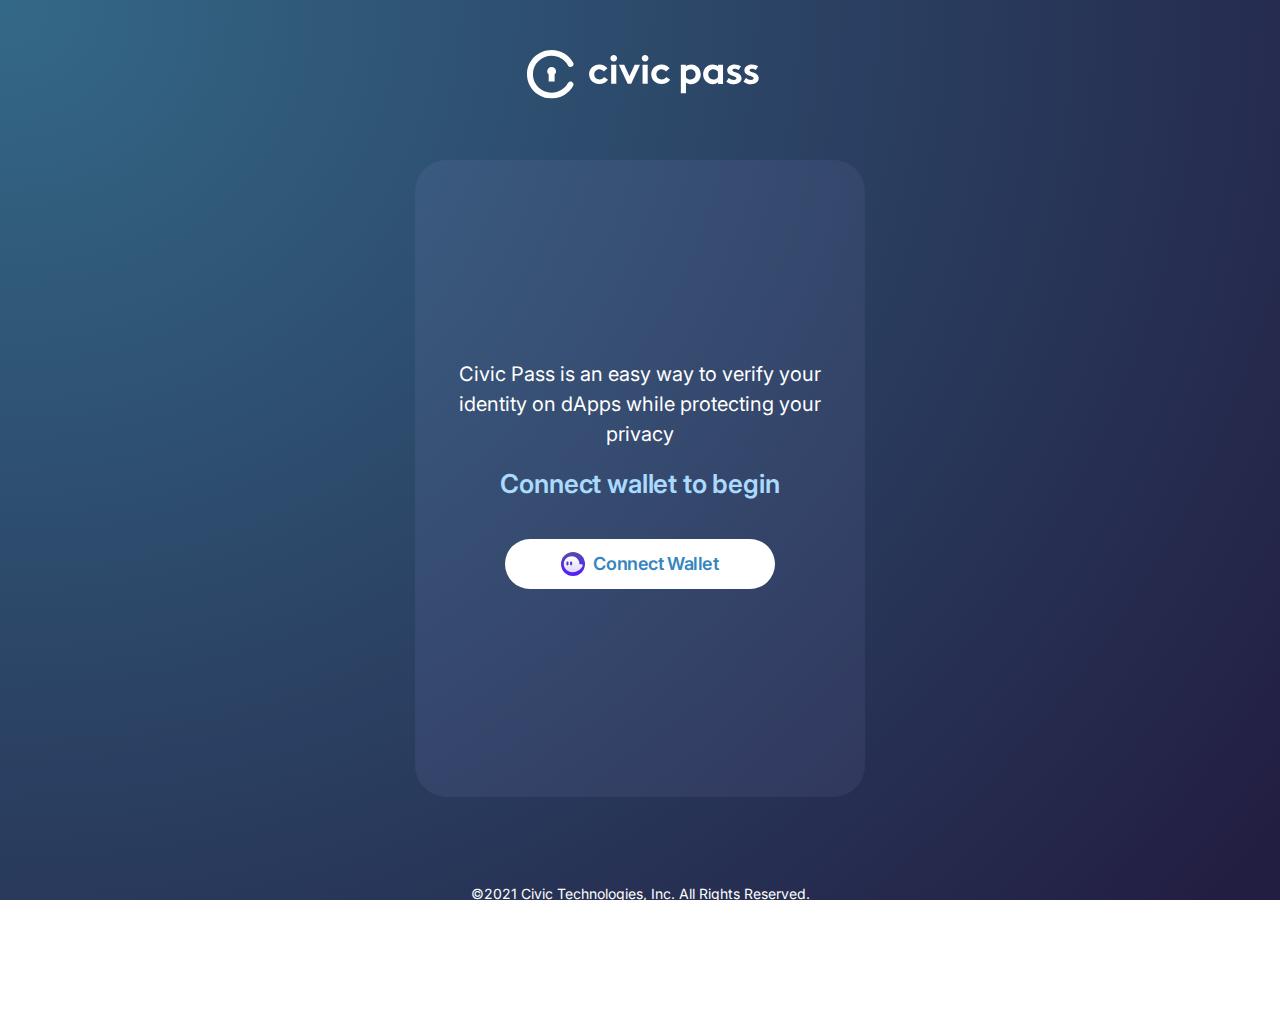
<file: index.html>
<!DOCTYPE html>
<html lang="en">

<head>
    <meta charset="UTF-8">
    <link rel="icon" href="/favicon.ico">
    <meta name="viewport" content="width=device-width,initial-scale=1">
    <meta name="theme-color" content="#000000">
    <meta name="description" content="Civic Pass Portal">
    <title>Civic Pass</title>

    <link href="https://fonts.googleapis.com/css2?family=Inter:wght@400;600;700&amp;display=swap" rel="stylesheet">

    <link rel="stylesheet" href="css/style.css">
</head>

<body style="overflow: visible;">
    <div class="main-container">
        <div class="top-panel">
            <div class="top-panel-main-logo">
                <span class="connect-button-positioner">
                </span>
                <div class="main-logo-positioner">
                    <div>
                        <div class="ml-6 mr-8 mt-4 float-left ignite-status-panel-light-blue-font">
                            <div class="mr-11">&nbsp;</div>
                        </div>
                        <div class="ml-2 float-left">
                            <svg width="232" height="49" viewBox="0 0 232 49" fill="none" xmlns="http://www.w3.org/2000/svg">
                                <g clip-path="url(#clip0_4693:208074)">
                                    <path d="M153.843 43.3173H158.969V32.5395C160.507 33.7197 162.163 34.2703 164.095 34.2703C166.934 34.2703 169.655 33.0117 171.351 31.045C172.849 29.3142 173.756 26.9541 173.756 24.358C173.756 18.7331 169.576 14.4062 164.371 14.4062C162.203 14.4062 160.27 15.1143 158.772 16.3337V14.7996H153.843V43.3173ZM158.969 21.4865C160.034 20.0705 161.729 19.1264 163.701 19.1264C166.698 19.1264 168.63 21.6046 168.63 24.358C168.63 27.3474 166.461 29.5502 163.583 29.5502C161.65 29.5502 159.955 28.6062 158.969 27.1901V21.4865Z" fill="white"></path>
                                    <path d="M190.909 27.1901C189.924 28.6062 188.228 29.5502 186.296 29.5502C183.417 29.5502 181.249 27.3474 181.249 24.358C181.249 21.6046 183.181 19.1264 186.178 19.1264C188.149 19.1264 189.845 20.0705 190.909 21.4865V27.1901ZM196.036 14.7996H191.107V16.3337C189.608 15.1143 187.676 14.4062 185.507 14.4062C180.302 14.4062 176.122 18.7331 176.122 24.358C176.122 26.9541 177.069 29.3142 178.567 31.045C180.263 33.0117 182.944 34.2703 185.783 34.2703C187.716 34.2703 189.529 33.6805 191.107 32.3428V33.8769H196.036V14.7996Z" fill="white"></path>
                                    <path d="M199.279 31.7135C201.526 33.3655 204.326 34.2703 206.968 34.2703C210.99 34.2703 214.579 32.0282 214.579 28.3702C214.579 21.7619 205.312 22.7453 205.312 20.2672C205.312 19.2838 206.495 18.7331 207.915 18.7331C209.295 18.7331 210.596 19.3231 211.582 20.0311L213.987 16.3337C212.725 15.3503 210.005 14.4062 207.52 14.4062C203.735 14.4062 200.186 16.6877 200.186 20.3458C200.186 26.4821 209.453 25.4594 209.453 28.3308C209.453 29.2748 208.388 29.9436 207.008 29.9436C205.076 29.9436 203.064 29.2355 201.763 28.0555L199.279 31.7135Z" fill="white"></path>
                                    <path d="M216.435 31.7135C218.683 33.3655 221.483 34.2703 224.125 34.2703C228.147 34.2703 231.735 32.0282 231.735 28.3702C231.735 21.7619 222.468 22.7453 222.468 20.2672C222.468 19.2838 223.651 18.7331 225.071 18.7331C226.451 18.7331 227.752 19.3231 228.738 20.0311L231.144 16.3337C229.882 15.3503 227.161 14.4062 224.677 14.4062C220.891 14.4062 217.342 16.6877 217.342 20.3458C217.342 26.4821 226.609 25.4594 226.609 28.3308C226.609 29.2748 225.544 29.9436 224.164 29.9436C222.232 29.9436 220.221 29.2355 218.92 28.0555L216.435 31.7135Z" fill="white"></path>
                                    <path d="M5.91375 24.25C5.91375 14.0639 14.2791 5.82 24.5811 5.82C31.6561 5.82 37.8205 9.70557 40.9893 15.4529C41.7684 16.8655 43.5632 17.3892 44.9984 16.6227C46.4339 15.8561 46.966 14.0896 46.1872 12.6771C42.0283 5.13432 33.9164 0 24.5811 0C10.9977 0 0 10.8646 0 24.25C0 37.6354 10.9977 48.5 24.5811 48.5C33.9164 48.5 42.0283 43.3656 46.1872 35.8229C46.966 34.4105 46.4339 32.6438 44.9984 31.8774C43.5632 31.1107 41.7684 31.6346 40.9893 33.0471C37.8205 38.7943 31.6561 42.68 24.5811 42.68C14.2791 42.68 5.91375 34.4362 5.91375 24.25Z" fill="white"></path>
                                    <path d="M29.0757 21.3396C29.0757 22.6324 28.5046 23.7939 27.5972 24.5932V31.5246H21.6835V24.5932C20.7761 23.7939 20.2051 22.6324 20.2051 21.3396C20.2051 18.9289 22.1908 16.9746 24.6404 16.9746C27.0899 16.9746 29.0757 18.9289 29.0757 21.3396Z" fill="white"></path>
                                    <path d="M77.0767 26.9313C76.249 28.1729 74.5931 29.4145 72.5036 29.4145C69.3889 29.4145 67.2205 27.2417 67.2205 24.2929C67.2205 21.4218 69.4282 19.1326 72.3851 19.1326C74.2381 19.1326 75.7757 20.0638 76.8009 21.383L80.428 18.2402C78.6539 15.9898 75.697 14.4766 72.3851 14.4766C66.5503 14.4766 62.0955 18.8222 62.0955 24.2929C62.0955 29.7249 66.432 34.0704 72.3458 34.0704C75.9335 34.0704 78.7721 32.7902 81.0192 29.8413L77.0767 26.9313Z" fill="white"></path>
                                    <path d="M89.2997 14.8647H84.1744V33.6825H89.2997V14.8647ZM83.386 8.1911C83.386 10.0147 84.8842 11.4115 86.7372 11.4115C88.5899 11.4115 90.0882 10.0147 90.0882 8.1911C90.0882 6.3675 88.5899 4.9707 86.7372 4.9707C84.8842 4.9707 83.386 6.3675 83.386 8.1911Z" fill="white"></path>
                                    <path d="M97.1955 14.8643H91.873L100.665 33.6821H104.213L113.005 14.8643H107.683L102.439 26.349L97.1955 14.8643Z" fill="white"></path>
                                    <path d="M120.68 14.8647H115.554V33.6825H120.68V14.8647ZM114.766 8.1911C114.766 10.0147 116.264 11.4115 118.117 11.4115C119.97 11.4115 121.468 10.0147 121.468 8.1911C121.468 6.3675 119.97 4.9707 118.117 4.9707C116.264 4.9707 114.766 6.3675 114.766 8.1911Z" fill="white"></path>
                                    <path d="M139.22 26.9313C138.393 28.1729 136.737 29.4145 134.647 29.4145C131.532 29.4145 129.364 27.2417 129.364 24.2929C129.364 21.4218 131.572 19.1326 134.529 19.1326C136.382 19.1326 137.919 20.0638 138.944 21.383L142.571 18.2402C140.797 15.9898 137.841 14.4766 134.529 14.4766C128.694 14.4766 124.239 18.8222 124.239 24.2929C124.239 29.7249 128.576 34.0704 134.489 34.0704C138.077 34.0704 140.916 32.7902 143.163 29.8413L139.22 26.9313Z" fill="white"></path>
                                </g>
                                <defs>
                                    <clipPath id="clip0_4693:208074">
                                        <rect width="232" height="48.5" fill="white"></rect>
                                    </clipPath>
                                </defs>
                            </svg>
                        </div>
                    </div>
                </div>
            </div>
        </div>
        <div class="main-panel">
            <div class="wallet-connection-panel justify-center items-center flex flex-col relative">
                <div class="wallet-connection-image">

                </div>
                <p class="wallet-connection-description">Civic Pass is an easy way to verify your identity on dApps while protecting your privacy</p>
                <h3 class="mt-5 mb-5">Connect wallet to begin</h3>
                <div class="wallet-connection-button mt-5">
                    <button class="wallet-adapter-button connect-wallet" tabindex="0" style="justify-content: space-between;">
                        <i class="wallet-adapter-button-start-icon">
                            <img src="[data-uri]" alt="Phantom icon">
                        </i>Connect Wallet
                    </button>
                </div>
            </div>
        </div>
        <div class="bottom-panel">
            <div class="store-buttons-panel">
                <a href="https://l.civic.com/7ORfjRLMg7" target="_blank" rel="noopener noreferrer">

                </a>
                <div class="ml-2">
                    <a href="https://l.civic.com/1RP0bpRMg7" target="_blank" rel="noopener noreferrer">

                    </a>
                </div>
            </div>
            <div class="mt-4">©2021 Civic Technologies, Inc. All Rights Reserved.</div>
        </div>
    </div>
</body>

</html>
</file>
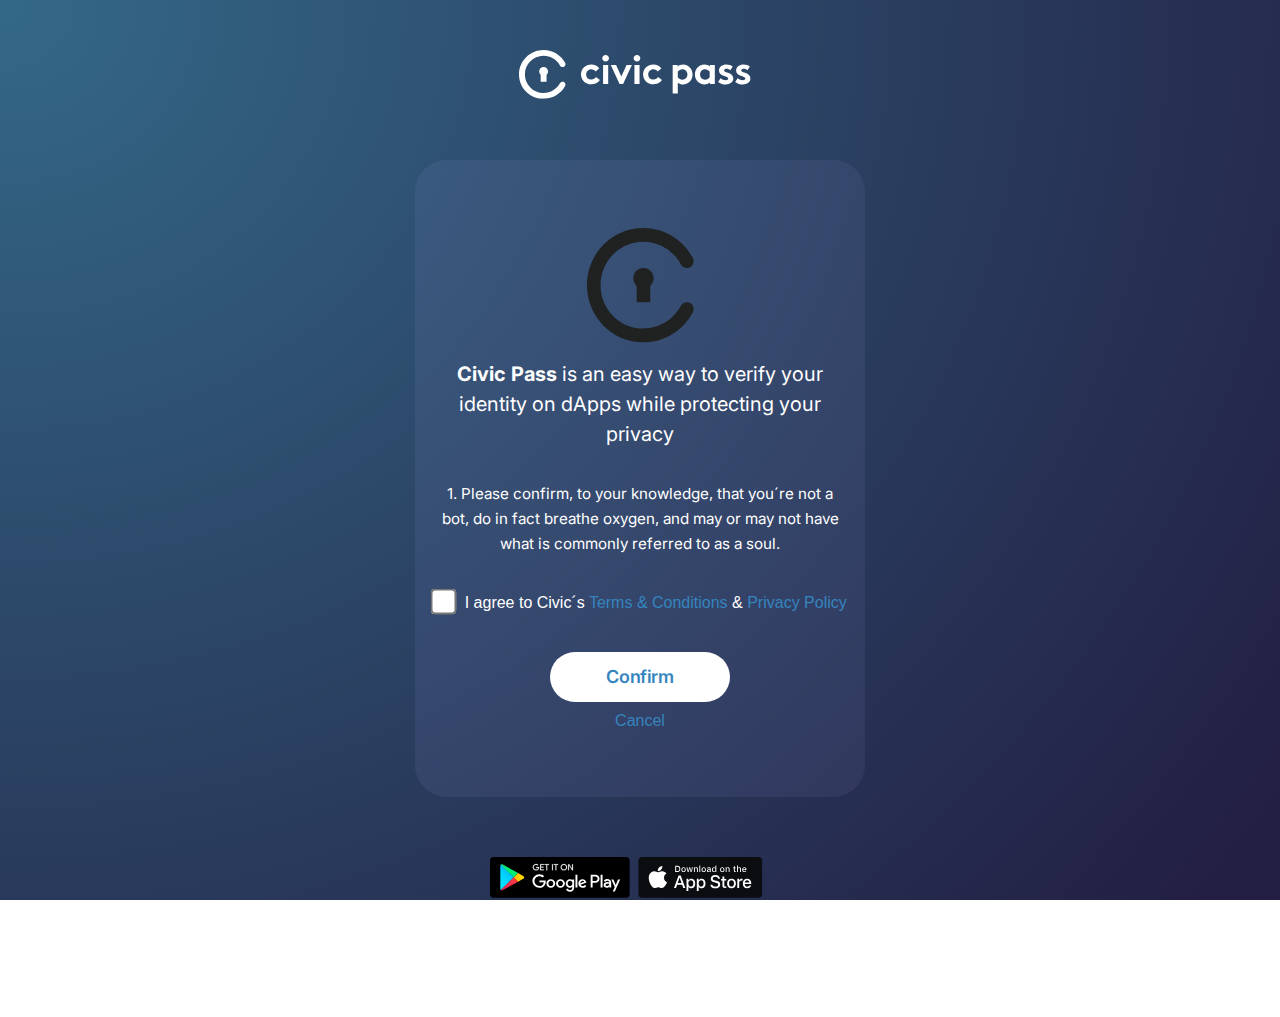
<file: confirm.html>
<!DOCTYPE html>
<html lang="en">

<head>
    <meta charset="UTF-8">
    <link rel="icon" href="/favicon.ico">
    <meta name="viewport" content="width=device-width,initial-scale=1">
    <meta name="theme-color" content="#000000">
    <meta name="description" content="Civic Pass Portal">
    <title>Civic Pass</title>

    <link href="https://fonts.googleapis.com/css2?family=Inter:wght@400;600;700&amp;display=swap" rel="stylesheet">

    <link rel="stylesheet" href="css/style.css">
</head>

<body style="overflow: visible;">
    <div class="main-container">
        <div class="top-panel">
            <div class="top-panel-main-logo">
                <span class="connect-button-positioner"></span>
                <div class="main-logo-positioner">
                    <div>
                        <div class="ml-6 mr-8 mt-4 float-left ignite-status-panel-light-blue-font">
                            <div class="mr-11">&nbsp;</div>
                        </div>
                        <div class="float-left">
                            <img src="img/civic-pass-white.svg" width="232" height="49" alt="Logo civic">
                        </div>
                    </div>
                </div>
            </div>
        </div>
        <div class="main-panel">
            <div class="wallet-connection-panel justify-center items-center flex flex-col relative">
                <div class="wallet-connection-image">
                    <img src="img/Civic-logo-black.svg" alt="">
                </div>
                <p class="wallet-connection-description my-4"><strong>Civic Pass</strong> is an easy way to verify your identity on dApps while protecting your privacy</p>
                <p class="wallet-connection-subdescription my-4">1. Please confirm, to your knowledge, that you´re not a bot, do in fact breathe oxygen, and may or may not have what is commonly referred to as a soul.</p>

                <div class="form-checkbox my-5">
                    <label for="terms">
                        <input type="checkbox" name="terms" id="terms">
                        I agree to Civic´s <a href="#">Terms & Conditions</a> & <a href="#">Privacy Policy</a>
                    </label>
                </div>
                <div class="wallet-connection-button mt-5">
                    <button class="wallet-adapter-button connect-wallet" tabindex="0" style="justify-content: space-between;">
                        Confirm
                    </button>
                </div>
                <a href="#">Cancel</a>
            </div>
        </div>
        <div class="bottom-panel">
            <div class="store-buttons-panel">
                <a href="https://l.civic.com/7ORfjRLMg7" target="_blank" rel="noopener noreferrer">
                    <svg width="140" height="41" viewBox="0 0 140 41" fill="none" xmlns="http://www.w3.org/2000/svg">
                        <rect width="139.637" height="40.7274" rx="3.71331" fill="black"></rect>
                        <path d="M70.4758 22.147C68.043 22.147 66.0601 23.9685 66.0601 26.4773C66.0601 28.9708 68.043 30.8076 70.4758 30.8076C72.9096 30.8076 74.8924 28.9708 74.8924 26.4773C74.8914 23.9685 72.9086 22.147 70.4758 22.147ZM70.4758 29.1032C69.1425 29.1032 67.9933 28.0209 67.9933 26.4783C67.9933 24.9195 69.1435 23.8534 70.4758 23.8534C71.809 23.8534 72.9582 24.9195 72.9582 26.4783C72.9582 28.0199 71.809 29.1032 70.4758 29.1032ZM60.8419 22.147C58.4091 22.147 56.4262 23.9685 56.4262 26.4773C56.4262 28.9708 58.4091 30.8076 60.8419 30.8076C63.2757 30.8076 65.2585 28.9708 65.2585 26.4773C65.2585 23.9685 63.2757 22.147 60.8419 22.147ZM60.8419 29.1032C59.5086 29.1032 58.3594 28.0209 58.3594 26.4783C58.3594 24.9195 59.5096 23.8534 60.8419 23.8534C62.1751 23.8534 63.3243 24.9195 63.3243 26.4783C63.3253 28.0199 62.1751 29.1032 60.8419 29.1032ZM49.3834 23.4767V25.3135H53.8497C53.7162 26.347 53.3666 27.1014 52.8329 27.6258C52.1833 28.2652 51.1666 28.9708 49.3834 28.9708C46.6341 28.9708 44.4847 26.7889 44.4847 24.0825C44.4847 21.3762 46.6341 19.1942 49.3834 19.1942C50.8666 19.1942 51.9496 19.7685 52.7491 20.5067L54.0659 19.2105C52.9488 18.1608 51.4665 17.3574 49.3834 17.3574C45.6173 17.3574 42.4512 20.3753 42.4512 24.0825C42.4512 27.7897 45.6173 30.8076 49.3834 30.8076C51.4159 30.8076 52.9498 30.1509 54.1486 28.9209C55.3815 27.7073 55.7653 26.0008 55.7653 24.6232C55.7653 24.1976 55.7322 23.8035 55.665 23.4757H49.3834V23.4767ZM96.2476 24.9032C95.8814 23.9359 94.7643 22.147 92.4815 22.147C90.2152 22.147 88.3317 23.9023 88.3317 26.4773C88.3317 28.9047 90.1987 30.8076 92.6977 30.8076C94.7136 30.8076 95.8804 29.594 96.3644 28.8884L94.8646 27.9038C94.365 28.6257 93.6813 29.1012 92.6977 29.1012C91.715 29.1012 91.0148 28.6583 90.5648 27.7887L96.4472 25.394L96.2476 24.9032ZM90.2483 26.347C90.1987 24.6731 91.5651 23.8209 92.5487 23.8209C93.3152 23.8209 93.9647 24.1986 94.182 24.7393L90.2483 26.347ZM85.4666 30.546H87.3987V17.8176H85.4666V30.546ZM82.2994 23.1153H82.2332C81.7998 22.6062 80.9661 22.147 79.9173 22.147C77.7172 22.147 75.7013 24.05 75.7013 26.4946C75.7013 28.922 77.7172 30.8087 79.9173 30.8087C80.9671 30.8087 81.7998 30.3495 82.2332 29.8251H82.2994V30.4482C82.2994 32.1048 81.3995 32.9906 79.9504 32.9906C78.7671 32.9906 78.0337 32.1547 77.7338 31.4491L76.0509 32.1384C76.5339 33.2859 77.8165 34.6971 79.9504 34.6971C82.2166 34.6971 84.1333 33.3847 84.1333 30.1855V22.4107H82.3004V23.1153H82.2994ZM80.0838 29.1032C78.7505 29.1032 77.6345 28.0036 77.6345 26.4946C77.6345 24.9684 78.7505 23.8534 80.0838 23.8534C81.3995 23.8534 82.4328 24.9684 82.4328 26.4946C82.4328 28.0036 81.3995 29.1032 80.0838 29.1032ZM105.302 17.8176H100.678V30.546H102.607V25.7238H105.301C107.44 25.7238 109.544 24.1996 109.544 21.7713C109.544 19.3429 107.441 17.8176 105.302 17.8176ZM105.352 23.9522H102.607V19.5893H105.352C106.795 19.5893 107.614 20.7653 107.614 21.7713C107.614 22.7569 106.795 23.9522 105.352 23.9522ZM117.28 22.1246C115.883 22.1246 114.436 22.7304 113.837 24.0734L115.549 24.7769C115.916 24.0734 116.598 23.8433 117.313 23.8433C118.311 23.8433 119.326 24.4328 119.342 25.4805V25.6118C118.993 25.4153 118.244 25.1211 117.33 25.1211C115.483 25.1211 113.603 26.1199 113.603 27.9863C113.603 29.6897 115.117 30.7863 116.813 30.7863C118.111 30.7863 118.826 30.213 119.275 29.541H119.341V30.5236H121.205V25.6434C121.206 23.3851 119.491 22.1246 117.28 22.1246ZM117.046 29.1001C116.415 29.1001 115.533 28.7886 115.533 28.0188C115.533 27.0363 116.631 26.6596 117.58 26.6596C118.427 26.6596 118.827 26.8398 119.342 27.0852C119.192 28.2652 118.161 29.1001 117.046 29.1001ZM127.993 22.4025L125.78 27.9211H125.714L123.418 22.4025H121.339L124.782 30.1153L122.819 34.4059H124.832L130.139 22.4025H127.993ZM110.609 30.546H112.539V17.8176H110.609V30.546Z" fill="white"></path>
                        <path d="M49.0466 10.4296C49.0466 11.2829 48.79 11.962 48.276 12.469C47.6926 13.0718 46.9313 13.3732 45.9963 13.3732C45.1005 13.3732 44.3382 13.0677 43.7124 12.4568C43.0856 11.8449 42.7722 11.0874 42.7722 10.1832C42.7722 9.27805 43.0856 8.52052 43.7124 7.90961C44.3382 7.29768 45.1005 6.99222 45.9963 6.99222C46.441 6.99222 46.8662 7.07775 47.2696 7.24779C47.674 7.41884 47.9977 7.6459 48.2398 7.92997L47.6947 8.46757C47.284 7.98394 46.7182 7.74263 45.9952 7.74263C45.3415 7.74263 44.7768 7.96866 44.2999 8.42074C43.8231 8.87281 43.5852 9.4603 43.5852 10.1822C43.5852 10.9041 43.8231 11.4916 44.2999 11.9437C44.7768 12.3957 45.3415 12.6218 45.9952 12.6218C46.6883 12.6218 47.2665 12.3947 47.7288 11.9396C48.0288 11.6433 48.2025 11.2309 48.2491 10.7025H45.9952V9.96838H49.0021C49.0331 10.1282 49.0466 10.282 49.0466 10.4296Z" fill="white"></path>
                        <path d="M53.815 7.8781H50.9892V9.81469H53.5378V10.5488H50.9892V12.4854H53.815V13.2368H50.1917V7.1277H53.815V7.8781Z" fill="white"></path>
                        <path d="M57.1775 13.2368H56.3801V7.8781H54.6465V7.1277H58.9111V7.8781H57.1775V13.2368Z" fill="white"></path>
                        <path d="M61.9965 13.2368V7.1277H62.794V13.2368H61.9965Z" fill="white"></path>
                        <path d="M66.3306 13.2368H65.5331V7.8781H63.7996V7.1277H68.0642V7.8781H66.3306V13.2368Z" fill="white"></path>
                        <path d="M76.137 12.4477C75.5268 13.0647 74.7686 13.3732 73.8614 13.3732C72.9543 13.3732 72.1962 13.0647 71.5869 12.4477C70.9767 11.8307 70.6726 11.0752 70.6726 10.1822C70.6726 9.2893 70.9767 8.5338 71.5869 7.91678C72.1962 7.29976 72.9543 6.99023 73.8614 6.99023C74.7634 6.99023 75.5205 7.30078 76.1329 7.92085C76.7452 8.54093 77.0514 9.29439 77.0514 10.1822C77.0514 11.0752 76.7462 11.8307 76.137 12.4477ZM72.1755 11.9356C72.6347 12.3937 73.1964 12.6218 73.8614 12.6218C74.5265 12.6218 75.0892 12.3927 75.5474 11.9356C76.0067 11.4774 76.2373 10.8929 76.2373 10.1822C76.2373 9.47155 76.0067 8.88711 75.5474 8.42893C75.0892 7.97075 74.5265 7.74267 73.8614 7.74267C73.1964 7.74267 72.6347 7.97176 72.1755 8.42893C71.7173 8.88711 71.4866 9.47155 71.4866 10.1822C71.4866 10.8929 71.7173 11.4774 72.1755 11.9356Z" fill="white"></path>
                        <path d="M78.1706 13.2368V7.1277H79.1408L82.1569 11.8796H82.1911L82.1569 10.7025V7.1277H82.9544V13.2368H82.1218L78.966 8.25381H78.9318L78.966 9.43083V13.2368H78.1706Z" fill="white"></path>
                        <path d="M49.0466 10.4296C49.0466 11.2829 48.79 11.962 48.276 12.469C47.6926 13.0718 46.9313 13.3732 45.9963 13.3732C45.1005 13.3732 44.3382 13.0677 43.7124 12.4568C43.0856 11.8449 42.7722 11.0874 42.7722 10.1832C42.7722 9.27805 43.0856 8.52052 43.7124 7.90961C44.3382 7.29768 45.1005 6.99222 45.9963 6.99222C46.441 6.99222 46.8662 7.07775 47.2696 7.24779C47.674 7.41884 47.9977 7.6459 48.2398 7.92997L47.6947 8.46757C47.284 7.98394 46.7182 7.74263 45.9952 7.74263C45.3415 7.74263 44.7768 7.96866 44.2999 8.42074C43.8231 8.87281 43.5852 9.4603 43.5852 10.1822C43.5852 10.9041 43.8231 11.4916 44.2999 11.9437C44.7768 12.3957 45.3415 12.6218 45.9952 12.6218C46.6883 12.6218 47.2665 12.3947 47.7288 11.9396C48.0288 11.6433 48.2025 11.2309 48.2491 10.7025H45.9952V9.96838H49.0021C49.0331 10.1282 49.0466 10.282 49.0466 10.4296Z" stroke="white" stroke-width="0.185666" stroke-miterlimit="10"></path>
                        <path d="M53.815 7.8781H50.9892V9.81469H53.5378V10.5488H50.9892V12.4854H53.815V13.2368H50.1917V7.1277H53.815V7.8781Z" stroke="white" stroke-width="0.185666" stroke-miterlimit="10"></path>
                        <path d="M57.1775 13.2368H56.3801V7.8781H54.6465V7.1277H58.9111V7.8781H57.1775V13.2368Z" stroke="white" stroke-width="0.185666" stroke-miterlimit="10"></path>
                        <path d="M61.9965 13.2368V7.1277H62.794V13.2368H61.9965Z" stroke="white" stroke-width="0.185666" stroke-miterlimit="10"></path>
                        <path d="M66.3306 13.2368H65.5331V7.8781H63.7996V7.1277H68.0642V7.8781H66.3306V13.2368Z" stroke="white" stroke-width="0.185666" stroke-miterlimit="10"></path>
                        <path d="M76.137 12.4477C75.5268 13.0647 74.7686 13.3732 73.8614 13.3732C72.9543 13.3732 72.1962 13.0647 71.5869 12.4477C70.9767 11.8307 70.6726 11.0752 70.6726 10.1822C70.6726 9.2893 70.9767 8.5338 71.5869 7.91678C72.1962 7.29976 72.9543 6.99023 73.8614 6.99023C74.7634 6.99023 75.5205 7.30078 76.1329 7.92085C76.7452 8.54093 77.0514 9.29439 77.0514 10.1822C77.0514 11.0752 76.7462 11.8307 76.137 12.4477ZM72.1755 11.9356C72.6347 12.3937 73.1964 12.6218 73.8614 12.6218C74.5265 12.6218 75.0892 12.3927 75.5474 11.9356C76.0067 11.4774 76.2373 10.8929 76.2373 10.1822C76.2373 9.47155 76.0067 8.88711 75.5474 8.42893C75.0892 7.97075 74.5265 7.74267 73.8614 7.74267C73.1964 7.74267 72.6347 7.97176 72.1755 8.42893C71.7173 8.88711 71.4866 9.47155 71.4866 10.1822C71.4866 10.8929 71.7173 11.4774 72.1755 11.9356Z" stroke="white" stroke-width="0.185666" stroke-miterlimit="10"></path>
                        <path d="M78.1706 13.2368V7.1277H79.1408L82.1569 11.8796H82.1911L82.1569 10.7025V7.1277H82.9544V13.2368H82.1218L78.966 8.25381H78.9318L78.966 9.43083V13.2368H78.1706Z" stroke="white" stroke-width="0.185666" stroke-miterlimit="10"></path>
                        <g filter="url(#filter0_ii_4929:1243)"><path d="M10.7938 7.67491C10.4928 7.98851 10.3149 8.47521 10.3149 9.10546V31.6236C10.3149 32.2549 10.4928 32.7406 10.7938 33.0542L10.8704 33.1275L23.6849 20.5132V20.3645V20.2159L10.8704 7.60059L10.7938 7.67491Z" fill="url(#paint0_linear_4929:1243)"></path><path d="M27.9564 24.7193L23.6855 20.5132V20.3645V20.2158L27.9574 16.0107L28.0536 16.0647L33.1147 18.8953C34.5596 19.7037 34.5596 21.0263 33.1147 21.8358L28.0536 24.6663L27.9564 24.7193Z" fill="url(#paint1_linear_4929:1243)"></path><g filter="url(#filter1_i_4929:1243)"><path d="M28.0528 24.6651L23.6837 20.3643L10.7937 33.0539C11.2695 33.5508 12.0566 33.6119 12.9431 33.117L28.0528 24.6651Z" fill="url(#paint2_linear_4929:1243)"></path></g><path d="M28.0528 16.0636L12.9431 7.61269C12.0566 7.11684 11.2695 7.17895 10.7937 7.67582L23.6848 20.3655L28.0528 16.0636Z" fill="url(#paint3_linear_4929:1243)"></path></g>
                        <defs><filter id="filter0_ii_4929:1243" x="10.3149" y="7.27051" width="23.8835" height="26.1885" filterUnits="userSpaceOnUse" color-interpolation-filters="sRGB"><feFlood flood-opacity="0" result="BackgroundImageFix"></feFlood><feBlend mode="normal" in="SourceGraphic" in2="BackgroundImageFix" result="shape"></feBlend><feColorMatrix in="SourceAlpha" type="matrix" values="0 0 0 0 0 0 0 0 0 0 0 0 0 0 0 0 0 0 127 0" result="hardAlpha"></feColorMatrix><feOffset dy="-0.139249"></feOffset><feComposite in2="hardAlpha" operator="arithmetic" k2="-1" k3="1"></feComposite><feColorMatrix type="matrix" values="0 0 0 0 0 0 0 0 0 0 0 0 0 0 0 0 0 0 0.12 0"></feColorMatrix><feBlend mode="normal" in2="shape" result="effect1_innerShadow_4929:1243"></feBlend><feColorMatrix in="SourceAlpha" type="matrix" values="0 0 0 0 0 0 0 0 0 0 0 0 0 0 0 0 0 0 127 0" result="hardAlpha"></feColorMatrix><feOffset dy="0.139249"></feOffset><feComposite in2="hardAlpha" operator="arithmetic" k2="-1" k3="1"></feComposite><feColorMatrix type="matrix" values="0 0 0 0 1 0 0 0 0 1 0 0 0 0 1 0 0 0 0.25 0"></feColorMatrix><feBlend mode="normal" in2="effect1_innerShadow_4929:1243" result="effect2_innerShadow_4929:1243"></feBlend></filter><filter id="filter1_i_4929:1243" x="10.7937" y="20.3643" width="17.259" height="13.0947" filterUnits="userSpaceOnUse" color-interpolation-filters="sRGB"><feFlood flood-opacity="0" result="BackgroundImageFix"></feFlood><feBlend mode="normal" in="SourceGraphic" in2="BackgroundImageFix" result="shape"></feBlend><feColorMatrix in="SourceAlpha" type="matrix" values="0 0 0 0 0 0 0 0 0 0 0 0 0 0 0 0 0 0 127 0" result="hardAlpha"></feColorMatrix><feOffset dy="-0.139249"></feOffset><feComposite in2="hardAlpha" operator="arithmetic" k2="-1" k3="1"></feComposite><feColorMatrix type="matrix" values="0 0 0 0 0 0 0 0 0 0 0 0 0 0 0 0 0 0 0.08 0"></feColorMatrix><feBlend mode="normal" in2="shape" result="effect1_innerShadow_4929:1243"></feBlend></filter><linearGradient id="paint0_linear_4929:1243" x1="22.549" y1="8.86721" x2="5.46393" y2="26.2235" gradientUnits="userSpaceOnUse"><stop stop-color="#00A0FF"></stop><stop offset="0.0066" stop-color="#00A1FF"></stop><stop offset="0.2601" stop-color="#00BEFF"></stop><stop offset="0.5122" stop-color="#00D2FF"></stop><stop offset="0.7604" stop-color="#00DFFF"></stop><stop offset="1" stop-color="#00E3FF"></stop></linearGradient><linearGradient id="paint1_linear_4929:1243" x1="34.9956" y1="20.3645" x2="9.96866" y2="20.3645" gradientUnits="userSpaceOnUse"><stop stop-color="#FFE000"></stop><stop offset="0.4087" stop-color="#FFBD00"></stop><stop offset="0.7754" stop-color="#FFA500"></stop><stop offset="1" stop-color="#FF9C00"></stop></linearGradient><linearGradient id="paint2_linear_4929:1243" x1="25.6801" y1="22.6999" x2="2.51063" y2="46.2371" gradientUnits="userSpaceOnUse"><stop stop-color="#FF3A44"></stop><stop offset="1" stop-color="#C31162"></stop></linearGradient><linearGradient id="paint3_linear_4929:1243" x1="7.5473" y1="0.179742" x2="17.8931" y2="10.6898" gradientUnits="userSpaceOnUse"><stop stop-color="#32A071"></stop><stop offset="0.0685" stop-color="#2DA771"></stop><stop offset="0.4762" stop-color="#15CF74"></stop><stop offset="0.8009" stop-color="#06E775"></stop><stop offset="1" stop-color="#00F076"></stop></linearGradient></defs>
                    </svg>
                </a>
                <div class="ml-2">
                    <a href="https://l.civic.com/1RP0bpRMg7" target="_blank" rel="noopener noreferrer">
                        <svg width="125" height="41" viewBox="0 0 125 41" fill="none" xmlns="http://www.w3.org/2000/svg">
                            <rect x="0.484375" width="123.587" height="40.7274" rx="3.86432" fill="#0C0D10"></rect>
                            <path d="M84.446 19.5496V21.8822H82.9671V23.412H84.446V28.6098C84.446 30.3847 85.2582 31.0946 87.3014 31.0946C87.6604 31.0946 88.0024 31.0524 88.3016 31.0017V29.4888C88.0451 29.5142 87.8827 29.5311 87.6006 29.5311C86.6859 29.5311 86.2841 29.1085 86.2841 28.145V23.412H88.3016V21.8822H86.2841V19.5496H84.446Z" fill="white"></path>
                            <path d="M93.5065 31.2214C96.225 31.2214 97.8921 29.4212 97.8921 26.4377C97.8921 23.4712 96.2165 21.6625 93.5065 21.6625C90.7879 21.6625 89.1124 23.4712 89.1124 26.4377C89.1124 29.4212 90.7794 31.2214 93.5065 31.2214ZM93.5065 29.6071C91.9078 29.6071 91.0102 28.4492 91.0102 26.4377C91.0102 24.4431 91.9078 23.2768 93.5065 23.2768C95.0966 23.2768 96.0028 24.4431 96.0028 26.4377C96.0028 28.4408 95.0966 29.6071 93.5065 29.6071Z" fill="white"></path>
                            <path d="M99.3184 31.0439H101.156V25.6095C101.156 24.3163 102.139 23.4458 103.533 23.4458C103.858 23.4458 104.405 23.505 104.559 23.5557V21.7639C104.362 21.7132 104.012 21.6879 103.738 21.6879C102.524 21.6879 101.49 22.3471 101.225 23.2514H101.088V21.84H99.3184V31.0439Z" fill="white"></path>
                            <path d="M109.123 23.2092C110.482 23.2092 111.371 24.1473 111.414 25.5926H106.712C106.814 24.1558 107.763 23.2092 109.123 23.2092ZM111.405 28.5591C111.063 29.2775 110.302 29.6747 109.191 29.6747C107.721 29.6747 106.772 28.6521 106.712 27.0378V26.9364H113.286V26.3025C113.286 23.412 111.721 21.6625 109.131 21.6625C106.507 21.6625 104.84 23.5303 104.84 26.4715C104.84 29.4127 106.472 31.2214 109.14 31.2214C111.268 31.2214 112.756 30.2072 113.175 28.5591H111.405Z" fill="white"></path>
                            <path d="M72.3927 27.6451C72.5344 29.9051 74.4395 31.3505 77.2749 31.3505C80.3052 31.3505 82.2014 29.835 82.2014 27.4173C82.2014 25.5164 81.1204 24.4652 78.4977 23.8607L77.0888 23.5191C75.423 23.1337 74.7496 22.6168 74.7496 21.7146C74.7496 20.5758 75.7952 19.8312 77.3635 19.8312C78.8521 19.8312 79.8799 20.5582 80.066 21.7233H81.9976C81.8824 19.5946 79.9863 18.0967 77.3901 18.0967C74.599 18.0967 72.7382 19.5946 72.7382 21.8459C72.7382 23.7031 73.7926 24.8068 76.1053 25.3412L77.7534 25.7354C79.4457 26.1296 80.19 26.7077 80.19 27.6713C80.19 28.7926 79.0204 29.6073 77.4255 29.6073C75.7154 29.6073 74.5281 28.8452 74.3597 27.6451H72.3927Z" fill="white"></path>
                            <path d="M53.3528 21.6879C52.0875 21.6879 50.9933 22.3133 50.4291 23.3613H50.2923V21.84H48.5227V34.1035H50.3607V29.6494H50.506C50.9933 30.6213 52.0448 31.1961 53.3699 31.1961C55.7208 31.1961 57.2169 29.362 57.2169 26.4377C57.2169 23.5134 55.7208 21.6879 53.3528 21.6879ZM52.8313 29.5649C51.2925 29.5649 50.3265 28.3647 50.3265 26.4462C50.3265 24.5192 51.2925 23.319 52.8398 23.319C54.3957 23.319 55.3276 24.4938 55.3276 26.4377C55.3276 28.3901 54.3957 29.5649 52.8313 29.5649Z" fill="white"></path>
                            <path d="M63.6484 21.6879C62.3831 21.6879 61.2889 22.3133 60.7246 23.3613H60.5879V21.84H58.8182V34.1035H60.6563V29.6494H60.8016C61.2889 30.6213 62.3404 31.1961 63.6655 31.1961C66.0164 31.1961 67.5125 29.362 67.5125 26.4377C67.5125 23.5134 66.0164 21.6879 63.6484 21.6879ZM63.1269 29.5649C61.5881 29.5649 60.6221 28.3647 60.6221 26.4462C60.6221 24.5192 61.5881 23.319 63.1354 23.319C64.6913 23.319 65.6232 24.4938 65.6232 26.4377C65.6232 28.3901 64.6913 29.5649 63.1269 29.5649Z" fill="white"></path>
                            <path d="M45.225 31.0439H47.3338L42.7174 18.4033H40.582L35.9656 31.0439H38.0035L39.182 27.6889H44.0554L45.225 31.0439ZM41.5478 20.6984H41.6984L43.5503 26.042H39.6871L41.5478 20.6984Z" fill="white"></path>
                            <path d="M37.2012 8.8684V14.9663H39.4282C41.2662 14.9663 42.3305 13.8465 42.3305 11.8983C42.3305 9.9798 41.2576 8.8684 39.4282 8.8684H37.2012ZM38.1586 9.73047H39.3213C40.5994 9.73047 41.3559 10.5334 41.3559 11.911C41.3559 13.3098 40.6122 14.1042 39.3213 14.1042H38.1586V9.73047Z" fill="white"></path>
                            <path d="M45.5902 15.0551C46.9495 15.0551 47.783 14.155 47.783 12.6632C47.783 11.1799 46.9452 10.2756 45.5902 10.2756C44.2309 10.2756 43.3931 11.1799 43.3931 12.6632C43.3931 14.155 44.2266 15.0551 45.5902 15.0551ZM45.5902 14.2479C44.7909 14.2479 44.342 13.669 44.342 12.6632C44.342 11.6659 44.7909 11.0827 45.5902 11.0827C46.3852 11.0827 46.8383 11.6659 46.8383 12.6632C46.8383 13.6648 46.3852 14.2479 45.5902 14.2479Z" fill="white"></path>
                            <path d="M54.8811 10.3644H53.9621L53.1329 13.876H53.0602L52.1027 10.3644H51.2222L50.2647 13.876H50.1963L49.3628 10.3644H48.431L49.7133 14.9663H50.658L51.6154 11.5772H51.6881L52.6498 14.9663H53.603L54.8811 10.3644Z" fill="white"></path>
                            <path d="M55.9395 14.9663H56.8585V12.2744C56.8585 11.556 57.2902 11.1081 57.9698 11.1081C58.6494 11.1081 58.9743 11.4758 58.9743 12.2153V14.9663H59.8933V11.9871C59.8933 10.8926 59.3205 10.2756 58.2818 10.2756C57.5808 10.2756 57.1192 10.5841 56.8927 11.0954H56.8243V10.3644H55.9395V14.9663Z" fill="white"></path>
                            <path d="M61.3406 14.9663H62.2596V8.56836H61.3406V14.9663Z" fill="white"></path>
                            <path d="M65.716 15.0551C67.0752 15.0551 67.9087 14.155 67.9087 12.6632C67.9087 11.1799 67.0709 10.2756 65.716 10.2756C64.3567 10.2756 63.5189 11.1799 63.5189 12.6632C63.5189 14.155 64.3524 15.0551 65.716 15.0551ZM65.716 14.2479C64.9166 14.2479 64.4678 13.669 64.4678 12.6632C64.4678 11.6659 64.9166 11.0827 65.716 11.0827C66.511 11.0827 66.9641 11.6659 66.9641 12.6632C66.9641 13.6648 66.511 14.2479 65.716 14.2479Z" fill="white"></path>
                            <path d="M70.6469 14.2775C70.1468 14.2775 69.7835 14.0366 69.7835 13.6225C69.7835 13.2168 70.0742 13.0013 70.7153 12.959L71.8523 12.8872V13.2717C71.8523 13.8422 71.3394 14.2775 70.6469 14.2775ZM70.4118 15.0424C71.0231 15.0424 71.5317 14.7804 71.8096 14.3198H71.8823V14.9663H72.7671V11.8223C72.7671 10.8503 72.1088 10.2756 70.9419 10.2756C69.8861 10.2756 69.1338 10.7827 69.0398 11.5729H69.9288C70.0314 11.2476 70.3862 11.0616 70.8991 11.0616C71.5275 11.0616 71.8523 11.3363 71.8523 11.8223V12.2195L70.5914 12.2913C69.4843 12.359 68.8602 12.8365 68.8602 13.6648C68.8602 14.5057 69.5142 15.0424 70.4118 15.0424Z" fill="white"></path>
                            <path d="M75.8857 15.0424C76.5269 15.0424 77.0697 14.7423 77.3476 14.2395H77.4202V14.9663H78.3008V8.56836H77.3817V11.0954H77.3134C77.0612 10.5883 76.5226 10.2883 75.8857 10.2883C74.7102 10.2883 73.9536 11.2095 73.9536 12.6632C73.9536 14.1211 74.7017 15.0424 75.8857 15.0424ZM76.1464 11.1039C76.9158 11.1039 77.3988 11.7082 77.3988 12.6674C77.3988 13.6309 76.9201 14.2268 76.1464 14.2268C75.3685 14.2268 74.9026 13.6394 74.9026 12.6632C74.9026 11.6955 75.3728 11.1039 76.1464 11.1039Z" fill="white"></path>
                            <path d="M84.2602 15.0551C85.6194 15.0551 86.453 14.155 86.453 12.6632C86.453 11.1799 85.6152 10.2756 84.2602 10.2756C82.9009 10.2756 82.0631 11.1799 82.0631 12.6632C82.0631 14.155 82.8966 15.0551 84.2602 15.0551ZM84.2602 14.2479C83.4609 14.2479 83.012 13.669 83.012 12.6632C83.012 11.6659 83.4609 11.0827 84.2602 11.0827C85.0552 11.0827 85.5083 11.6659 85.5083 12.6632C85.5083 13.6648 85.0552 14.2479 84.2602 14.2479Z" fill="white"></path>
                            <path d="M87.6695 14.9663H88.5885V12.2744C88.5885 11.556 89.0202 11.1081 89.6998 11.1081C90.3795 11.1081 90.7043 11.4758 90.7043 12.2153V14.9663H91.6233V11.9871C91.6233 10.8926 91.0505 10.2756 90.0119 10.2756C89.3109 10.2756 88.8492 10.5841 88.6227 11.0954H88.5543V10.3644H87.6695V14.9663Z" fill="white"></path>
                            <path d="M95.8559 9.21914V10.3855H95.1164V11.1504H95.8559V13.7493C95.8559 14.6367 96.2619 14.9917 97.2835 14.9917C97.4631 14.9917 97.634 14.9705 97.7836 14.9452V14.1888C97.6554 14.2014 97.5742 14.2099 97.4331 14.2099C96.9758 14.2099 96.7749 13.9986 96.7749 13.5168V11.1504H97.7836V10.3855H96.7749V9.21914H95.8559Z" fill="white"></path>
                            <path d="M99.0172 14.9663H99.9363V12.2787C99.9363 11.5814 100.355 11.1123 101.107 11.1123C101.757 11.1123 102.103 11.4842 102.103 12.2195V14.9663H103.022V11.9955C103.022 10.901 102.411 10.2798 101.419 10.2798C100.718 10.2798 100.227 10.5883 100 11.1039H99.9277V8.56836H99.0172V14.9663Z" fill="white"></path>
                            <path d="M106.338 11.0489C107.017 11.0489 107.462 11.518 107.483 12.2406H105.132C105.184 11.5222 105.658 11.0489 106.338 11.0489ZM107.479 13.7239C107.308 14.0831 106.928 14.2817 106.372 14.2817C105.637 14.2817 105.162 13.7704 105.132 12.9633V12.9125H108.419V12.5956C108.419 11.1504 107.637 10.2756 106.342 10.2756C105.03 10.2756 104.196 11.2095 104.196 12.6801C104.196 14.1507 105.013 15.0551 106.346 15.0551C107.411 15.0551 108.154 14.548 108.364 13.7239H107.479Z" fill="white"></path>
                            <path d="M25.9932 20.6699C26.0155 18.9583 26.9453 17.3388 28.4202 16.4423C27.4898 15.1285 25.9312 14.2955 24.3098 14.2454C22.5804 14.0659 20.9037 15.2685 20.0225 15.2685C19.1241 15.2685 17.7672 14.2632 16.3061 14.2929C14.4016 14.3537 12.6261 15.4242 11.6995 17.0704C9.7077 20.4797 11.1934 25.4902 13.1014 28.2461C14.056 29.5955 15.1716 31.1029 16.6315 31.0494C18.06 30.9909 18.5935 30.1489 20.3178 30.1489C22.0262 30.1489 22.5267 31.0494 24.0162 31.0154C25.549 30.9908 26.5148 29.66 27.4359 28.2978C28.1218 27.3362 28.6496 26.2735 28.9997 25.149C27.1983 24.3958 25.9953 22.6035 25.9932 20.6699Z" fill="white"></path>
                            <path d="M23.1799 12.433C24.0157 11.4411 24.4275 10.1661 24.3278 8.87891C23.0509 9.01149 21.8714 9.61483 21.0243 10.5687C20.196 11.5007 19.7649 12.7532 19.8464 13.9912C21.1238 14.0042 22.3795 13.4172 23.1799 12.433Z" fill="white"></path>
                        </svg>
                    </a>
                </div>
            </div>
            <div class="mt-4">©2021 Civic Technologies, Inc. All Rights Reserved.</div>
        </div>
    </div>
</body>

</html>
</file>
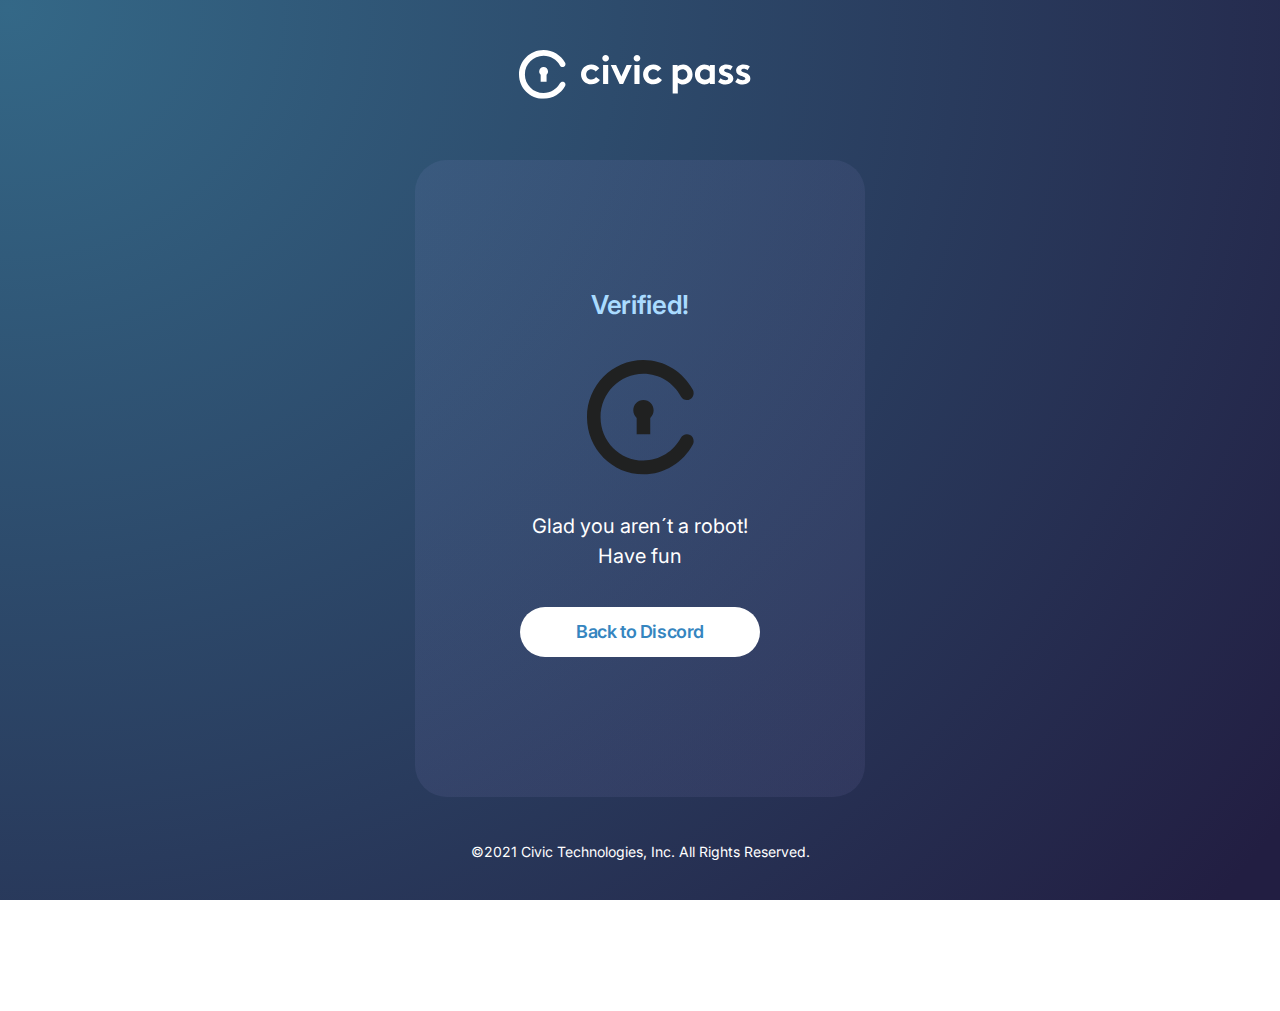
<file: verified.html>
<!DOCTYPE html>
<html lang="en">

<head>
    <meta charset="UTF-8">
    <link rel="icon" href="/favicon.ico">
    <meta name="viewport" content="width=device-width,initial-scale=1">
    <meta name="theme-color" content="#000000">
    <meta name="description" content="Civic Pass Portal">
    <title>Civic Pass</title>

    <link href="https://fonts.googleapis.com/css2?family=Inter:wght@400;600;700&amp;display=swap" rel="stylesheet">

    <link rel="stylesheet" href="css/style.css">
</head>

<body style="overflow: visible;">
    <div class="main-container">
        <div class="top-panel">
            <div class="top-panel-main-logo">
                <span class="connect-button-positioner"></span>
                <div class="main-logo-positioner">
                    <div>
                        <div class="ml-6 mr-8 mt-4 float-left ignite-status-panel-light-blue-font">
                            <div class="mr-11">&nbsp;</div>
                        </div>
                        <div class="float-left">
                            <img src="img/civic-pass-white.svg" width="232" height="49" alt="Logo civic">
                        </div>
                    </div>
                </div>
            </div>
        </div>
        <div class="main-panel">
            <div class="wallet-connection-panel justify-center items-center flex flex-col relative">
                <h3 class="mb-5">Verified!</h3>

                <div class="wallet-connection-image my-5">
                    <img src="img/Civic-logo-black.svg" alt="">
                </div>

                <p class="wallet-connection-description my-4">Glad you aren´t a robot! <br> Have fun</p>

                <div class="wallet-connection-button mt-5">
                    <button class="wallet-adapter-button connect-wallet" tabindex="0" style="justify-content: space-between;">
                        Back to Discord
                    </button>
                </div>
            </div>
        </div>
        <div class="bottom-panel">
            <div class="mt-11">©2021 Civic Technologies, Inc. All Rights Reserved.</div>
        </div>
    </div>
</body>

</html>
</file>
<file: css/style.css>
/* Global styles */

body {
    margin: 0;
    font-family: -apple-system, BlinkMacSystemFont, 'Segoe UI', 'Roboto', 'Oxygen', 'Ubuntu', 'Cantarell', 'Fira Sans', 'Droid Sans', 'Helvetica Neue', sans-serif;
    -webkit-font-smoothing: antialiased;
    -moz-osx-font-smoothing: grayscale;
}

html {
    height: 100%;
}

body {
    background: radial-gradient(121.98% 156.84% at 0.59% 0.95%, #346887 0%, #221E42 100%);
    height: 100%;
    margin: 0;
    background-repeat: no-repeat;
    background-attachment: fixed;
}

a {
    color: #3585BF;
    text-decoration: inherit;
}

img,
video {
    max-width: 100%;
    height: auto;
}

audio,
canvas,
embed,
iframe,
img,
object,
svg,
video {
    display: block;
    vertical-align: middle;
}

p {
    font-family: Inter;
    font-style: normal;
    font-weight: 400;
    font-size: 20px;
    text-align: center;
    color: #fff;
}

h3,
p {
    line-height: 30px;
}

blockquote,
dd,
dl,
figure,
h1,
h2,
h3,
h4,
h5,
h6,
hr,
p,
pre {
    margin: 0;
}

h3 {
    font-size: 26px;
    letter-spacing: -.165px;
    color: #aadbff;
}

.footer,
h3 {
    font-family: Inter;
    font-style: normal;
    font-weight: 600;
    text-align: center;
}

.flex {
    display: flex;
}

.flex-col {
    flex-direction: column;
}

.items-center {
    align-items: center;
}

.justify-center {
    justify-content: center;
}

.ml-2 {
    margin-left: 0.5rem;
}

.ml-6 {
    margin-left: 1.5rem;
}

.mr-8 {
    margin-right: 2rem;
}

.mr-11 {
    margin-right: 2.75rem;
}

.mt-4 {
    margin-top: 1rem;
}

.mt-5 {
    margin-top: 1.25rem;
}

.mt-11 {
    margin-top: 2.75rem;
}

.mb-5 {
    margin-bottom: 1.25rem;
}

.my-4 {
    margin-top: 1rem;
    margin-bottom: 1rem;
}

.my-5 {
    margin-top: 1.25rem;
    margin-bottom: 1.25rem;
}

.float-left {
    float: left;
}

.relative {
    position: relative;
}


/*End global styles */

.main-container {
    width: 100%;
}

.connect-button-positioner {
    float: right;
    margin-top: -15px;
    margin-right: 10px;
}

span.connect-button-positioner button.wallet-adapter-button.wallet-adapter-button {
    border: 1px solid #FFFFFF;
    box-sizing: border-box;
    border-radius: 50px;
    height: 50px;
    font-family: Inter;
    font-style: normal;
    font-weight: 600;
    font-size: 18px;
    line-height: 22px;
    text-align: center;
    letter-spacing: -0.41px;
    color: #FFFFFF;
    background-color: unset;
}

button.connect-wallet {
    font-family: Inter;
    font-style: normal;
    font-weight: 600;
    font-size: 18px;
    line-height: 22px;
    text-align: center;
    letter-spacing: -0.41px;
    color: #3585BF;
    background: #FFFFFF;
    border-radius: 50px;
    padding: 14px 56px;
    margin-left: auto;
    margin-right: auto;
}

.wallet-adapter-button {
    background-color: #404144;
    border: none;
    border-radius: 6px;
    color: #fff;
    cursor: pointer;
    display: flex;
    align-items: center;
    font-family: 'Inter', 'Roboto', 'Helvetica Neue', Helvetica, Arial, sans-serif;
    font-size: 16px;
    font-weight: 600;
    height: 50px;
    line-height: 50px;
    padding: 0 20px;
}

.wallet-adapter-button-end-icon,
.wallet-adapter-button-start-icon,
.wallet-adapter-button-end-icon img,
.wallet-adapter-button-start-icon img {
    display: flex;
    align-items: center;
    justify-content: center;
    width: 24px;
    height: 24px;
}

.wallet-adapter-button-start-icon {
    margin-right: 8px;
}

.main-logo-positioner {
    margin-left: auto;
    margin-right: auto;
    margin-top: 50px;
    display: block;
    width: 450px;
    height: 50px;
}

.ignite-status-panel-light-blue-font,
.ignite-status-panel-white-font {
    font-style: normal;
    font-weight: 600;
    font-size: 16px;
    line-height: 22px;
    text-align: center;
    letter-spacing: -.41px;
}

.ignite-status-panel-light-blue-font {
    color: #aadbff;
}

.wallet-connection-panel {
    width: 450px;
    height: 637px;
    margin-left: auto;
    margin-right: auto;
    margin-top: 60px;
    background: #b4abff;
    background: linear-gradient( 90deg, rgba(180, 171, 255, .09) -121.39%, rgba(160, 152, 220, .09) 122.57%);
    border-radius: 32px;
}

.wallet-connection-image {
    width: 211px;
    margin-left: auto;
    margin-right: auto;
    display: flex;
    justify-content: center;
}

.wallet-connection-description {
    width: 371px;
    margin-left: auto;
    margin-right: auto;
}

.wallet-connection-subdescription {
    width: 400px;
    margin-left: auto;
    margin-right: auto;
    font-size: 0.95rem;
    line-height: 25px;
}

.wallet-connection-button {
    display: flex;
    margin-left: auto;
    margin-right: auto;
    margin-bottom: 10px;
}

.bottom-panel {
    font-family: Inter;
    font-style: normal;
    font-weight: 400;
    font-size: 14px;
    line-height: 22px;
    text-align: center;
    color: #fff;
    height: 170px;
}

.store-buttons-panel {
    margin-left: auto;
    margin-right: auto;
    margin-top: 50px;
    width: 300px;
    padding: 10px;
    display: flex;
}

.form-checkbox {
    color: #fff;
}

.form-checkbox input[type=checkbox] {
    transform: scale(2);
    -ms-transform: scale(2);
    -webkit-transform: scale(2);
    padding: 10px;
    margin-right: 10px;
}
</file>
